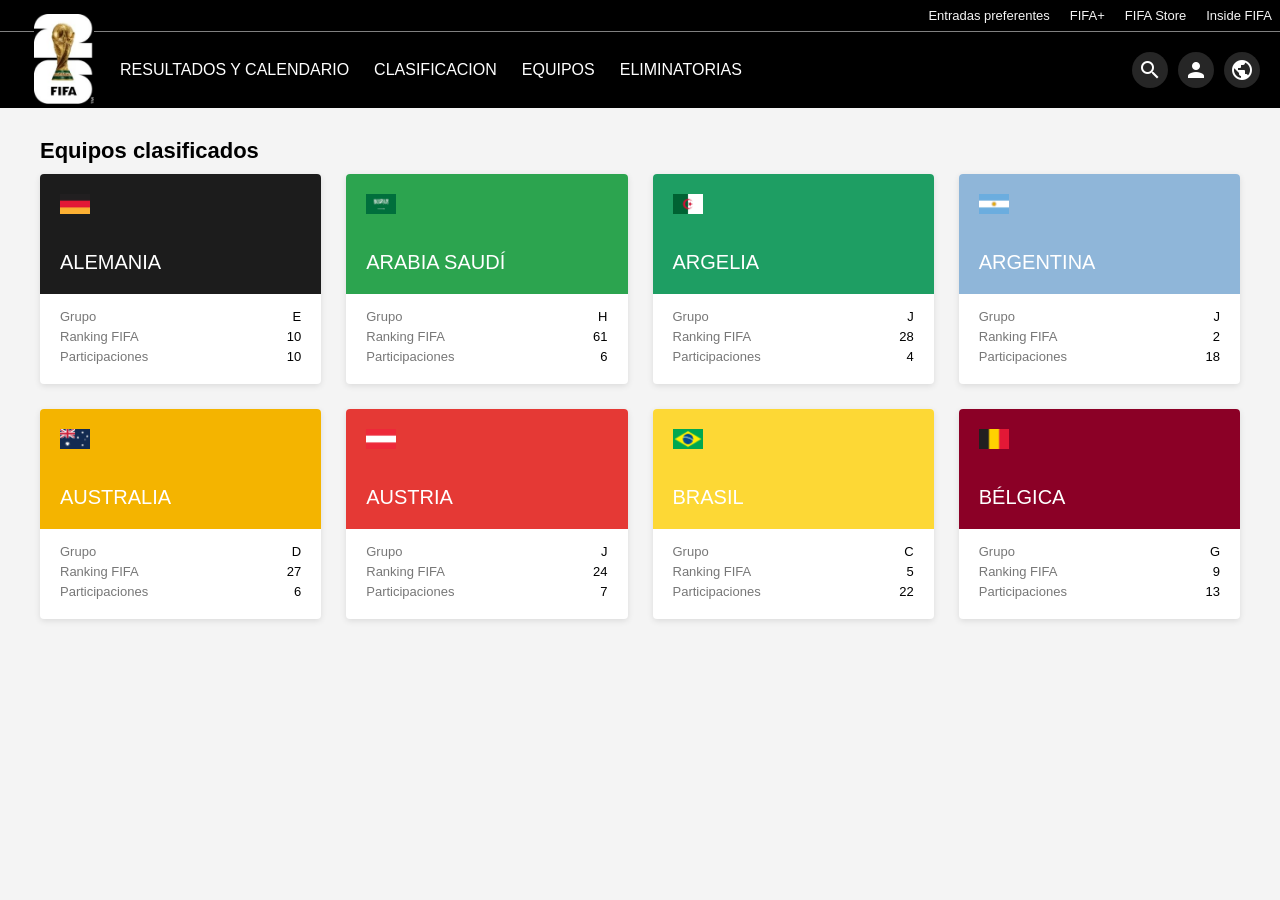
<file: index.html>
<!DOCTYPE html>
<html lang="en">

<head>
    <meta charset="UTF-8">
    <meta name="viewport" content="width=device-width, initial-scale=1.0">
    <title>FIFA</title>

    <link rel="stylesheet" href="css/tp1.css">
    <link rel="stylesheet" href="https://fonts.googleapis.com/icon?family=Material+Icons">
</head>

<body>

    <header>

        <div class="header-top">
            <a href="#">Entradas preferentes</a>
            <a href="#">FIFA+</a>
            <a href="#">FIFA Store</a>
            <a href="#">Inside FIFA</a>
        </div>

        <div class="header-main">

            <div class="logo">
                <img src="imagenes/FIFA-logo.png">
            </div>

            <nav class="menu">
                <a href="#">RESULTADOS Y CALENDARIO</a>
                <a href="#">CLASIFICACION</a>
                <a href="#">EQUIPOS</a>
                <a href="#">ELIMINATORIAS</a>
            </nav>

            <div class="icons">
                <span class="material-icons">search</span>
                <span class="material-icons">person</span>
                <span class="material-icons">public</span>
            </div>

        </div>

    </header>

    <main>
        <h2 class="titulo">Equipos clasificados</h2>
        <section class="contenedores">

            <div class="card-alemania">
                <div class="contenedor-alemania">
                    <img src="imagenes/alemania.png">
                    <h3>ALEMANIA</h3>
                </div>
                <div class="card-especific">
                    <div class="left">
                        <p>Grupo</p>
                        <p>Ranking FIFA</p>
                        <p>Participaciones</p>
                    </div>
                    <div class="card-right">
                        <p> E </p>
                        <p>10</p>
                        <p>10</p>
                    </div>
                </div>
            </div>
            <div class="card-alemania">

    <div class="contenedor-alemania" style="background-color:#2ca44f;">
        <img src="imagenes/arabia.png">
        <h3>ARABIA SAUDÍ</h3>
    </div>
    <div class="card-especific">
        <div class="left">
            <p>Grupo</p>
            <p>Ranking FIFA</p>
            <p>Participaciones</p>
        </div>
        <div class="card-right">
            <p>H</p>
            <p>61</p>
            <p>6</p>
        </div>
    </div>
</div>

<div class="card-alemania">
    <div class="contenedor-alemania" style="background-color:#1e9e63;">
        <img src="imagenes/argelia.png">
        <h3>ARGELIA</h3>
    </div>
    <div class="card-especific">
        <div class="left">
            <p>Grupo</p>
            <p>Ranking FIFA</p>
            <p>Participaciones</p>
        </div>
        <div class="card-right">
            <p>J</p>
            <p>28</p>
            <p>4</p>
        </div>
    </div>
</div>

<div class="card-alemania">
    <div class="contenedor-alemania" style="background-color:#8fb6d9;">
        <img src="imagenes/argentina.png">
        <h3>ARGENTINA</h3>
    </div>
    <div class="card-especific">
        <div class="left">
            <p>Grupo</p>
            <p>Ranking FIFA</p>
            <p>Participaciones</p>
        </div>
        <div class="card-right">
            <p>J</p>
            <p>2</p>
            <p>18</p>
        </div>
    </div>
</div>

<div class="card-alemania">
    <div class="contenedor-alemania" style="background-color:#f4b400;">
        <img src="imagenes/australia.png">
        <h3>AUSTRALIA</h3>
    </div>
    <div class="card-especific">
        <div class="left">
            <p>Grupo</p>
            <p>Ranking FIFA</p>
            <p>Participaciones</p>
        </div>
        <div class="card-right">
            <p>D</p>
            <p>27</p>
            <p>6</p>
        </div>
    </div>
</div>

<div class="card-alemania">
    <div class="contenedor-alemania" style="background-color:#e53935;">
        <img src="imagenes/austria.png">
        <h3>AUSTRIA</h3>
    </div>
    <div class="card-especific">
        <div class="left">
            <p>Grupo</p>
            <p>Ranking FIFA</p>
            <p>Participaciones</p>
        </div>
        <div class="card-right">
            <p>J</p>
            <p>24</p>
            <p>7</p>
        </div>
    </div>
</div>

<div class="card-alemania">
    <div class="contenedor-alemania" style="background-color:#fdd835;">
        <img src="imagenes/brasil.png">
        <h3>BRASIL</h3>
    </div>
    <div class="card-especific">
        <div class="left">
            <p>Grupo</p>
            <p>Ranking FIFA</p>
            <p>Participaciones</p>
        </div>
        <div class="card-right">
            <p>C</p>
            <p>5</p>
            <p>22</p>
        </div>
    </div>
</div>

<div class="card-alemania">
    <div class="contenedor-alemania" style="background-color:#8b0026;">
        <img src="imagenes/belgica.png">
        <h3>BÉLGICA</h3>
    </div>
    <div class="card-especific">
        <div class="left">
            <p>Grupo</p>
            <p>Ranking FIFA</p>
            <p>Participaciones</p>
        </div>
        <div class="card-right">
            <p>G</p>
            <p>9</p>
            <p>13</p>
        </div>
    </div>
</div>
        </section>
    </main>


</body>

</html>
</file>
<file: css/tp1.css>
*{
    margin: 0;
    padding: 0;
    box-sizing: border-box;
    font-family: Arial, Helvetica, sans-serif;
}

body{
    background-color: #f4f4f4;
}

header{
    background-color: #000;
    color: #fff;
}

.header-top{
    display: flex;
    justify-content: flex-end;
    gap: 20px;
    padding: 8px;
    border-bottom: 1px solid grey;
}

.header-top a{
    display: flex;
    justify-content: flex-end;
    gap: 20px;
    color: #f4f4f4;
    text-decoration: none;
    font-size: 13px;
}

.header-main{
    position: relative;
    display: flex;
    justify-content: space-between;
    align-items: center;
    padding: 20px 20px;
}

.logo{
    position: absolute;
    top: -18px;
    left: 5%;
    transform: translateX(-50%);
    z-index: 10;
}

.logo img{
   width: 60px;
}

.menu{
    padding-left: 100px;
    display: flex;
    gap: 25px;
}

.menu a{
    font-size: 16px;
    font-weight: 500;
    color: white;
    text-decoration: none;
}

.icons{
    display: flex;
    gap: 10px;
}

.material-icons{
    background-color: #ffffff26;
    padding: 6px;
    border-radius: 50%;
    cursor: pointer;
}

.titulo{
    max-width: 1200px;
    margin: 30px auto 10px;
    font-size: 22px;
}

.contenedores{
    max-width: 1200px;
    margin: 0 auto 40px;
    display: grid;
    grid-template-columns: repeat(4, 1fr);
    gap: 25px;
}

.card-alemania{
    background-color: #fff;
    border-radius: 4px;
    overflow: hidden;
    box-shadow: 0 2px 6px rgba(0,0,0,0.1);
    transition: 0.3s;
}

.card-alemania:hover{
    transform: translateY(-5px);
    box-shadow: 0 6px 12px rgba(0,0,0,0.15);
}

.contenedor-alemania{
    background-color: #1c1c1c;
    color: #fff;
    padding: 20px;
    height: 120px;
    display: flex;
    flex-direction: column;
    justify-content: space-between;
}

.contenedor-alemania img{
    width: 30px;
}

.contenedor-alemania h3{
    font-size: 20px;
    font-weight: 500;
}

.card-especific{
    display: flex;
    justify-content: space-between;
    padding: 15px 20px;
    font-size: 13px;
}

.left{
    color: #777;
}

.card-right{
    text-align: right;
    color: #000;
}

.left p,
.card-right p{
    margin-bottom: 5px;
}

@media (max-width: 1000px){
    .contenedores{
        grid-template-columns: repeat(2, 1fr);
    }
}

@media (max-width: 600px){
    .contenedores{
        grid-template-columns: 1fr;
    }

    .menu{
        display: none;
    }

    .logo{
        left: 50%;
        transform: translateX(-50%);
    }
}
</file>
